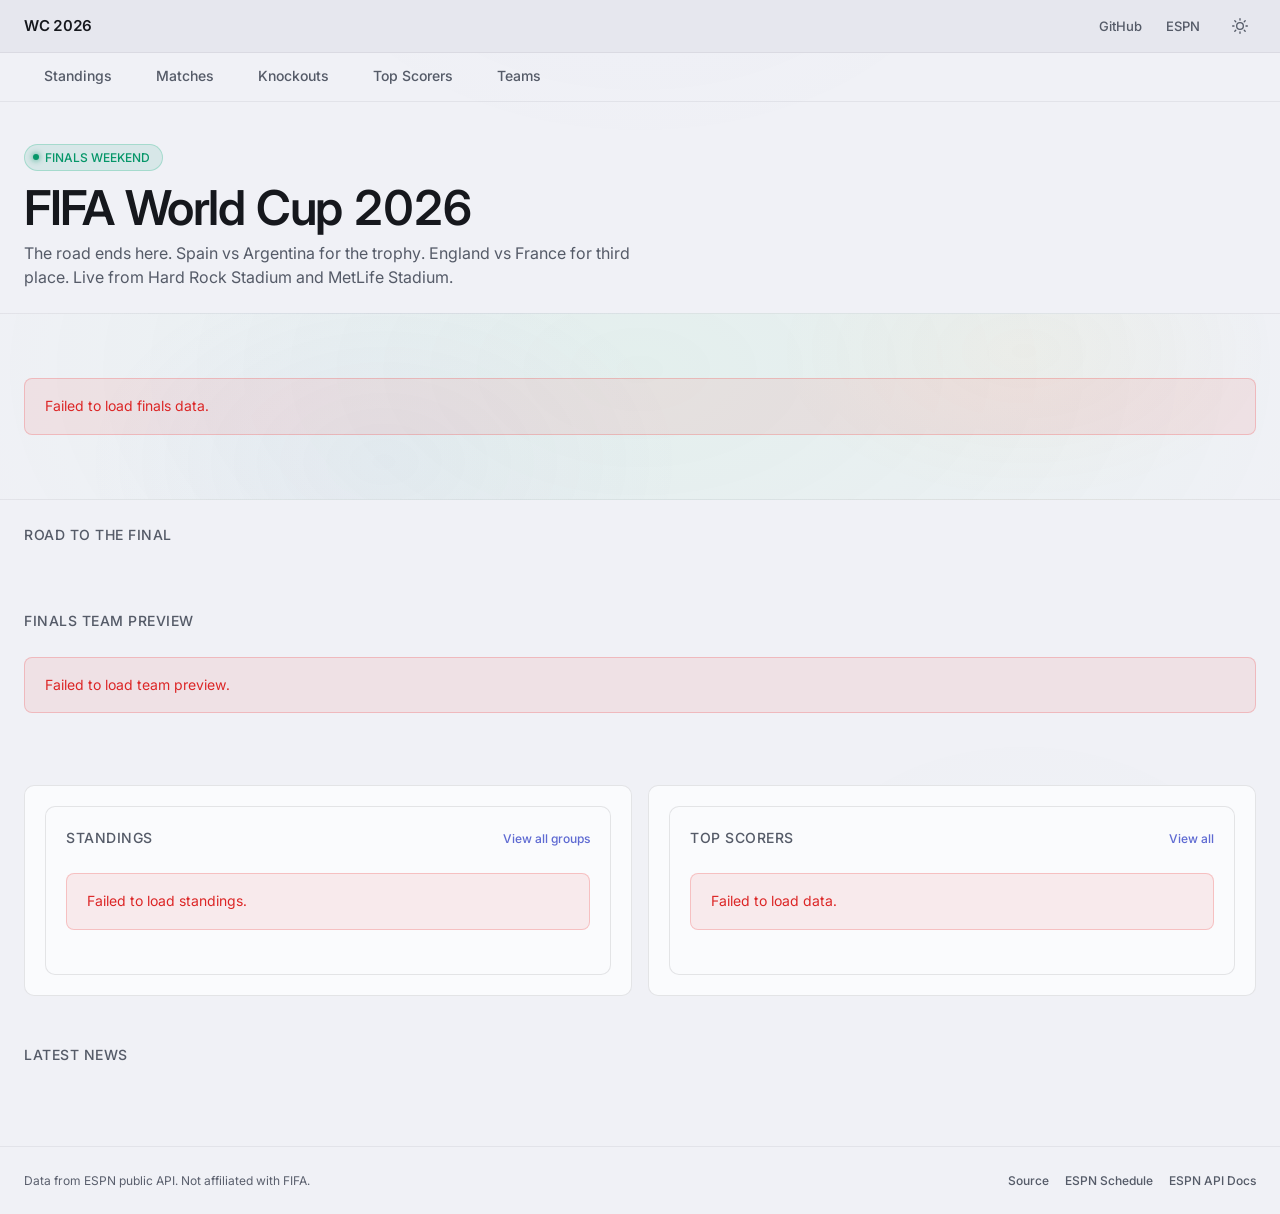
<file: index.html>
<!DOCTYPE html>
<html lang="en">
<head>
    <meta charset="UTF-8">
    <meta name="viewport" content="width=device-width, initial-scale=1.0">
    <title>World Cup 2026 Finals | Live</title>
    <meta name="description" content="FIFA World Cup 2026 Finals weekend: Spain vs Argentina for the trophy, England vs France for third place. Live scores, bracket, and stats powered by ESPN.">
    <link rel="preconnect" href="https://fonts.googleapis.com">
    <link rel="preconnect" href="https://fonts.gstatic.com" crossorigin>
    <link rel="preconnect" href="https://site.api.espn.com">
    <link rel="preconnect" href="https://sports.core.api.espn.com">
    <link href="https://fonts.googleapis.com/css2?family=Inter:wght@300;400;500;510;590;600;700&family=JetBrains+Mono:wght@400;500&display=swap" rel="stylesheet">
    <link rel="stylesheet" href="styles.css">
    <script>(function(){var t=localStorage.getItem('wc2026-theme');if(!t)t=window.matchMedia('(prefers-color-scheme:light)').matches?'light':'dark';document.documentElement.setAttribute('data-theme',t)})();</script>

</head>
<body>

<nav>
    <div class="inner">
        <a class="logo" href="index.html">
            WC 2026
        </a>
        <div class="links">
            <a href="https://github.com/cappy-dev/wc2026-tracker">GitHub</a>
            <a href="https://www.espn.com/soccer/scoreboard/_/league/FIFA.WORLD">ESPN</a>
            <button type="button" id="theme-toggle" class="theme-toggle" aria-label="Switch to light mode">
                <svg class="theme-moon" width="16" height="16" viewBox="0 0 24 24" fill="none" stroke="currentColor" stroke-width="2" stroke-linecap="round" stroke-linejoin="round"><path d="M21 12.79A9 9 0 1 1 11.21 3 7 7 0 0 0 21 12.79z"/></svg>
                <svg class="theme-sun" width="16" height="16" viewBox="0 0 24 24" fill="none" stroke="currentColor" stroke-width="2" stroke-linecap="round" stroke-linejoin="round"><circle cx="12" cy="12" r="5"/><line x1="12" y1="1" x2="12" y2="3"/><line x1="12" y1="21" x2="12" y2="23"/><line x1="4.22" y1="4.22" x2="5.64" y2="5.64"/><line x1="18.36" y1="18.36" x2="19.78" y2="19.78"/><line x1="1" y1="12" x2="3" y2="12"/><line x1="21" y1="12" x2="23" y2="12"/><line x1="4.22" y1="19.78" x2="5.64" y2="18.36"/><line x1="18.36" y1="5.64" x2="19.78" y2="4.22"/></svg>
            </button>
        </div>
    </div>
</nav>

<div class="page-nav">
    <a href="standings.html">Standings</a>
    <a href="matches.html">Matches</a>
    <a href="knockouts.html">Knockouts</a>
    <a href="scorers.html">Top Scorers</a>
    <a href="teams.html">Teams</a>
</div>

<main id="main">
<div class="hero">
    <div class="live-badge"><span class="dot"></span> FINALS WEEKEND</div>
    <h1>FIFA World Cup 2026</h1>
    <p class="sub">The road ends here. Spain vs Argentina for the trophy. England vs France for third place. Live from Hard Rock Stadium and MetLife Stadium.</p>
</div>

<div id="finals-weekend" class="finals-weekend">
    <div class="finals-weekend-inner">
        <div class="fw-skeleton">
            <div class="skeleton-line" style="width:220px;height:24px;margin:0 auto 20px;"></div>
            <div class="fw-card-skeleton">
                <div class="skeleton-line" style="width:80px;height:60px;border-radius:50%;"></div>
                <div class="skeleton-line" style="flex:1;height:20px;"></div>
                <div class="skeleton-line" style="width:80px;height:60px;border-radius:50%;"></div>
            </div>
            <div class="fw-card-skeleton" style="margin-top:16px;">
                <div class="skeleton-line" style="width:80px;height:60px;border-radius:50%;"></div>
                <div class="skeleton-line" style="flex:1;height:20px;"></div>
                <div class="skeleton-line" style="width:80px;height:60px;border-radius:50%;"></div>
            </div>
        </div>
    </div>
</div>

<div class="content">
    <div class="section-title">Road to the Final</div>
    <div id="finals-bracket">
        <div class="ss-skeleton"><div class="skeleton-line"></div><div class="skeleton-line"></div><div class="skeleton-line"></div><div class="skeleton-line" style="width:60%"></div></div>
    </div>
</div>

<div class="content">
    <div class="section-title">Finals Team Preview</div>
    <div id="finals-teams">
        <div class="ss-skeleton"><div class="skeleton-line"></div><div class="skeleton-line"></div><div class="skeleton-line"></div><div class="skeleton-line" style="width:60%"></div></div>
    </div>
</div>

<div id="featured-match" class="featured-match" style="display:none;">
</div>

<div class="content">
    <div class="snapshot-grid">
        <div class="snapshot-card" id="standings-snippet">
            <div class="snapshot-header">
                <span class="snapshot-title">Standings</span>
                <a class="snapshot-link" href="standings.html">View all groups</a>
            </div>
            <div class="ss-skeleton">
                <div class="skeleton-line"></div>
                <div class="skeleton-line"></div>
                <div class="skeleton-line"></div>
                <div class="skeleton-line"></div>
                <div class="skeleton-line" style="width:60%"></div>
            </div>
        </div>
        <div class="snapshot-card" id="scorer-snippet">
            <div class="snapshot-header">
                <span class="snapshot-title">Top Scorers</span>
                <a class="snapshot-link" href="scorers.html">View all</a>
            </div>
            <div class="ss-skeleton">
                <div class="skeleton-line"></div>
                <div class="skeleton-line"></div>
                <div class="skeleton-line"></div>
                <div class="skeleton-line"></div>
                <div class="skeleton-line" style="width:60%"></div>
            </div>
        </div>
    </div>
</div>

<div class="content">
    <div class="section-title">Latest News</div>
    <div id="news-container"><div class="ss-skeleton"><div class="skeleton-line"></div><div class="skeleton-line"></div><div class="skeleton-line"></div></div></div>
</div>
</main>

<footer>
    <div class="left">Data from ESPN public API. Not affiliated with FIFA.</div>
    <div class="right">
        <a href="https://github.com/cappy-dev/wc2026-tracker">Source</a>
        <a href="https://www.espn.com/soccer/schedule/_/league/FIFA.WORLD">ESPN Schedule</a>
        <a href="https://github.com/pseudo-r/Public-ESPN-API">ESPN API Docs</a>
    </div>
</footer>

<script src="app.js"></script>
<script>initLanding();</script>
</body>
</html>
</file>
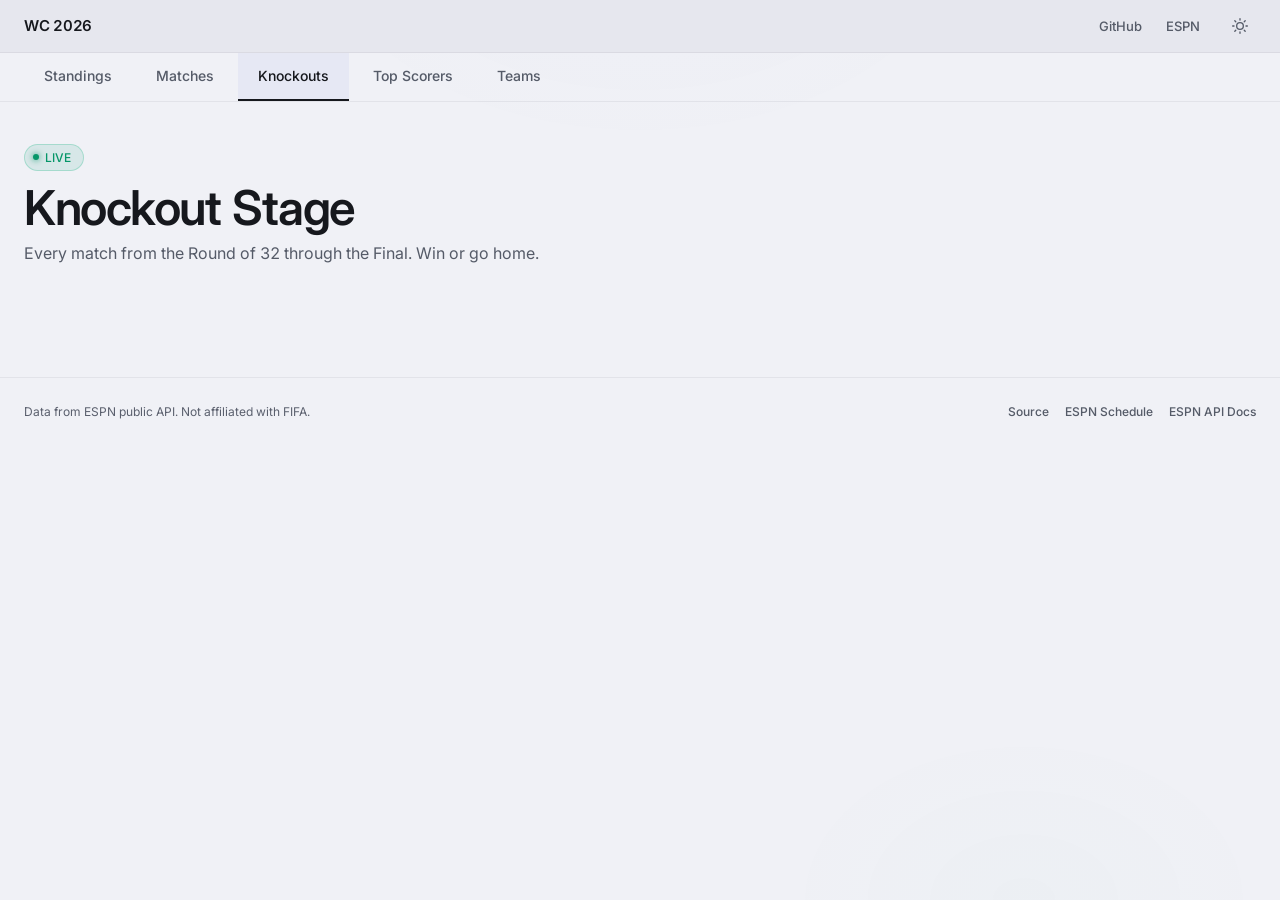
<file: knockouts.html>
<!DOCTYPE html>
<html lang="en">
<head>
    <meta charset="UTF-8">
    <meta name="viewport" content="width=device-width, initial-scale=1.0">
    <title>Knockouts | WC 2026</title>
    <meta name="description" content="FIFA World Cup 2026 knockout stage results and bracket. Round of 32 through the Final.">
    <link rel="preconnect" href="https://fonts.googleapis.com">
    <link rel="preconnect" href="https://fonts.gstatic.com" crossorigin>
    <link rel="preconnect" href="https://site.api.espn.com">
    <link rel="preconnect" href="https://sports.core.api.espn.com">
    <link href="https://fonts.googleapis.com/css2?family=Inter:wght@300;400;500;510;590;600;700&family=JetBrains+Mono:wght@400;500&display=swap" rel="stylesheet">
    <link rel="stylesheet" href="styles.css">
    <script>(function(){var t=localStorage.getItem('wc2026-theme');if(!t)t=window.matchMedia('(prefers-color-scheme:light)').matches?'light':'dark';document.documentElement.setAttribute('data-theme',t)})();</script>
</head>
<body>

<nav>
    <div class="inner">
        <a class="logo" href="index.html">
            WC 2026
        </a>
        <div class="links">
            <a href="https://github.com/cappy-dev/wc2026-tracker">GitHub</a>
            <a href="https://www.espn.com/soccer/scoreboard/_/league/FIFA.WORLD">ESPN</a>
            <button type="button" id="theme-toggle" class="theme-toggle" aria-label="Switch to light mode">
                <svg class="theme-moon" width="16" height="16" viewBox="0 0 24 24" fill="none" stroke="currentColor" stroke-width="2" stroke-linecap="round" stroke-linejoin="round"><path d="M21 12.79A9 9 0 1 1 11.21 3 7 7 0 0 0 21 12.79z"/></svg>
                <svg class="theme-sun" width="16" height="16" viewBox="0 0 24 24" fill="none" stroke="currentColor" stroke-width="2" stroke-linecap="round" stroke-linejoin="round"><circle cx="12" cy="12" r="5"/><line x1="12" y1="1" x2="12" y2="3"/><line x1="12" y1="21" x2="12" y2="23"/><line x1="4.22" y1="4.22" x2="5.64" y2="5.64"/><line x1="18.36" y1="18.36" x2="19.78" y2="19.78"/><line x1="1" y1="12" x2="3" y2="12"/><line x1="21" y1="12" x2="23" y2="12"/><line x1="4.22" y1="19.78" x2="5.64" y2="18.36"/><line x1="18.36" y1="5.64" x2="19.78" y2="4.22"/></svg>
            </button>
        </div>
    </div>
</nav>

<div class="page-nav">
    <a href="standings.html">Standings</a>
    <a href="matches.html">Matches</a>
    <a href="knockouts.html" class="active">Knockouts</a>
    <a href="scorers.html">Top Scorers</a>
    <a href="teams.html">Teams</a>
</div>

<main id="main">
<div class="hero">
    <div class="live-badge"><span class="dot"></span> LIVE</div>
    <h1>Knockout Stage</h1>
    <p class="sub">Every match from the Round of 32 through the Final. Win or go home.</p>
</div>

<div class="content">
    <div id="knockouts-container">
        <div class="loading" role="status" aria-live="polite"><div class="spinner"></div><p>Loading knockout matches...</p><div class="loading-msg"></div></div>
    </div>
</div>
</main>

<footer>
    <div class="left">Data from ESPN public API. Not affiliated with FIFA.</div>
    <div class="right">
        <a href="https://github.com/cappy-dev/wc2026-tracker">Source</a>
        <a href="https://www.espn.com/soccer/schedule/_/league/FIFA.WORLD">ESPN Schedule</a>
        <a href="https://github.com/pseudo-r/Public-ESPN-API">ESPN API Docs</a>
    </div>
</footer>

<script src="app.js"></script>
<script>initKnockouts();</script>
</body>
</html>
</file>
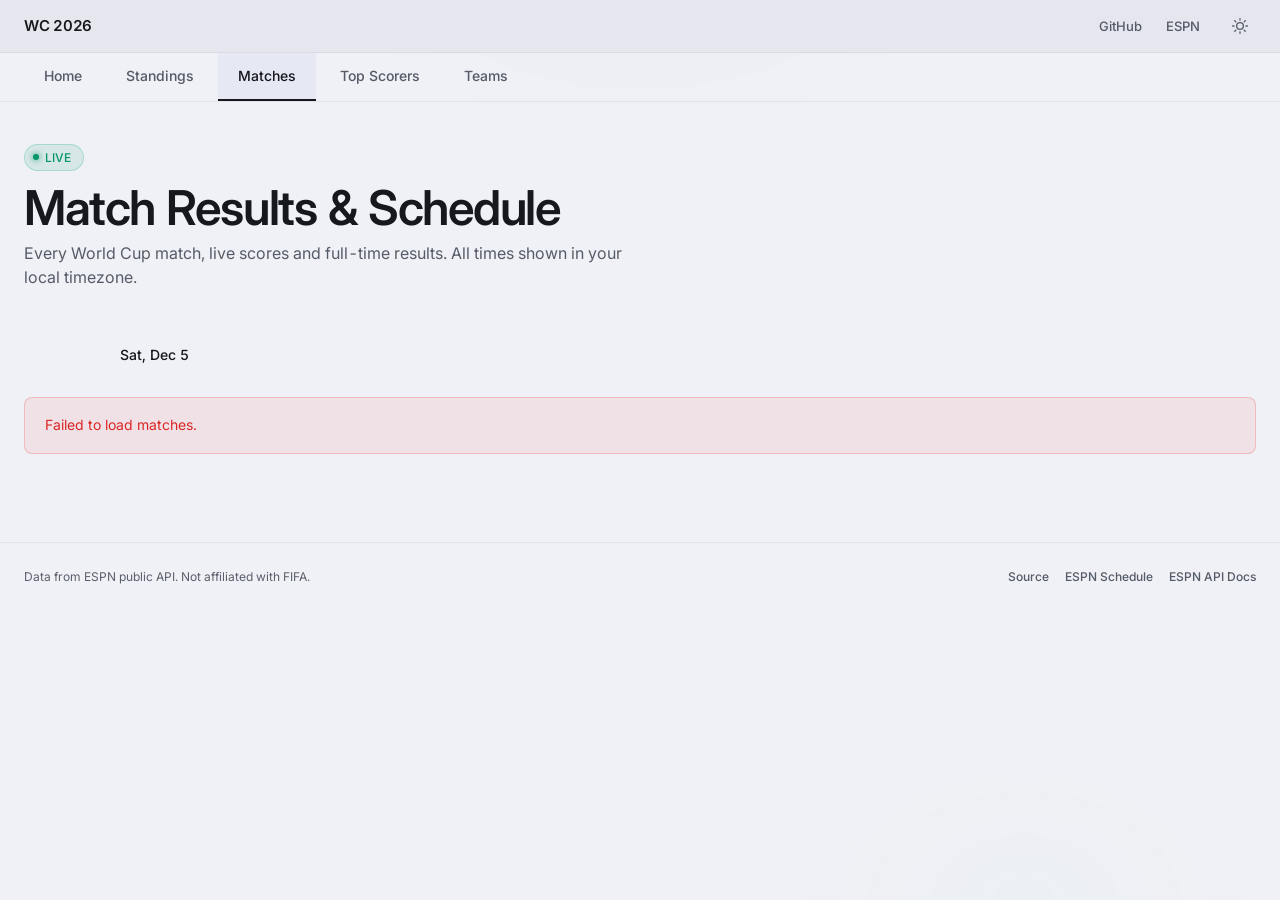
<file: matches.html>
<!DOCTYPE html>
<html lang="en">
<head>
    <meta charset="UTF-8">
    <meta name="viewport" content="width=device-width, initial-scale=1.0">
    <title>Matches | WC 2026</title>
    <meta name="description" content="Live FIFA World Cup 2026 match scores and schedule. Today's results and upcoming fixtures.">
    <link rel="preconnect" href="https://fonts.googleapis.com">
    <link rel="preconnect" href="https://fonts.gstatic.com" crossorigin>
    <link rel="preconnect" href="https://site.api.espn.com">
    <link rel="preconnect" href="https://sports.core.api.espn.com">
    <link href="https://fonts.googleapis.com/css2?family=Inter:wght@300;400;500;510;590;600;700&family=JetBrains+Mono:wght@400;500&display=swap" rel="stylesheet">
    <link rel="stylesheet" href="styles.css">
    <script>(function(){var t=localStorage.getItem('wc2026-theme');if(!t)t=window.matchMedia('(prefers-color-scheme:light)').matches?'light':'dark';document.documentElement.setAttribute('data-theme',t)})();</script>
</head>
<body>

<nav>
    <div class="inner">
        <a class="logo" href="index.html">
            WC 2026
        </a>
        <div class="links">
            <a href="https://github.com/Project516/wc2026-tracker">GitHub</a>
            <a href="https://www.espn.com/soccer/scoreboard/_/league/FIFA.WORLD">ESPN</a>
            <button type="button" id="theme-toggle" class="theme-toggle" aria-label="Switch to light mode">
                <svg class="theme-moon" width="16" height="16" viewBox="0 0 24 24" fill="none" stroke="currentColor" stroke-width="2" stroke-linecap="round" stroke-linejoin="round"><path d="M21 12.79A9 9 0 1 1 11.21 3 7 7 0 0 0 21 12.79z"/></svg>
                <svg class="theme-sun" width="16" height="16" viewBox="0 0 24 24" fill="none" stroke="currentColor" stroke-width="2" stroke-linecap="round" stroke-linejoin="round"><circle cx="12" cy="12" r="5"/><line x1="12" y1="1" x2="12" y2="3"/><line x1="12" y1="21" x2="12" y2="23"/><line x1="4.22" y1="4.22" x2="5.64" y2="5.64"/><line x1="18.36" y1="18.36" x2="19.78" y2="19.78"/><line x1="1" y1="12" x2="3" y2="12"/><line x1="21" y1="12" x2="23" y2="12"/><line x1="4.22" y1="19.78" x2="5.64" y2="18.36"/><line x1="18.36" y1="5.64" x2="19.78" y2="4.22"/></svg>
            </button>
        </div>
    </div>
</nav>

<div class="page-nav">
    <a href="index.html">Home</a>
    <a href="standings.html">Standings</a>
    <a href="matches.html" class="active">Matches</a>
    <a href="scorers.html">Top Scorers</a>
    <a href="teams.html">Teams</a>
</div>

<main id="main">
<div class="hero">
    <div class="live-badge"><span class="dot"></span> LIVE</div>
    <h1>Match Results &amp; Schedule</h1>
    <p class="sub">Every World Cup match, live scores and full-time results. All times shown in your local timezone.</p>
</div>

<div class="content">
    <div class="match-date-nav">
        <button type="button" id="match-date-prev" class="match-date-btn" onclick="goMatchDate(-1)">←</button>
        <span id="match-date-label" class="match-date-label"></span>
        <button type="button" id="match-date-next" class="match-date-btn" onclick="goMatchDate(1)">→</button>
    </div>
    <div id="matches-container">
        <div class="loading" role="status" aria-live="polite"><div class="spinner"></div><p>Loading matches...</p><div class="loading-msg"></div></div>
    </div>
</div>
</main>

<footer>
    <div class="left">Data from ESPN public API. Not affiliated with FIFA.</div>
    <div class="right">
        <a href="https://github.com/Project516/wc2026-tracker">Source</a>
        <a href="https://www.espn.com/soccer/schedule/_/league/FIFA.WORLD">ESPN Schedule</a>
        <a href="https://github.com/pseudo-r/Public-ESPN-API">ESPN API Docs</a>
    </div>
</footer>

<script src="app.js"></script>
<script>initMatches();</script>
</body>
</html>
</file>
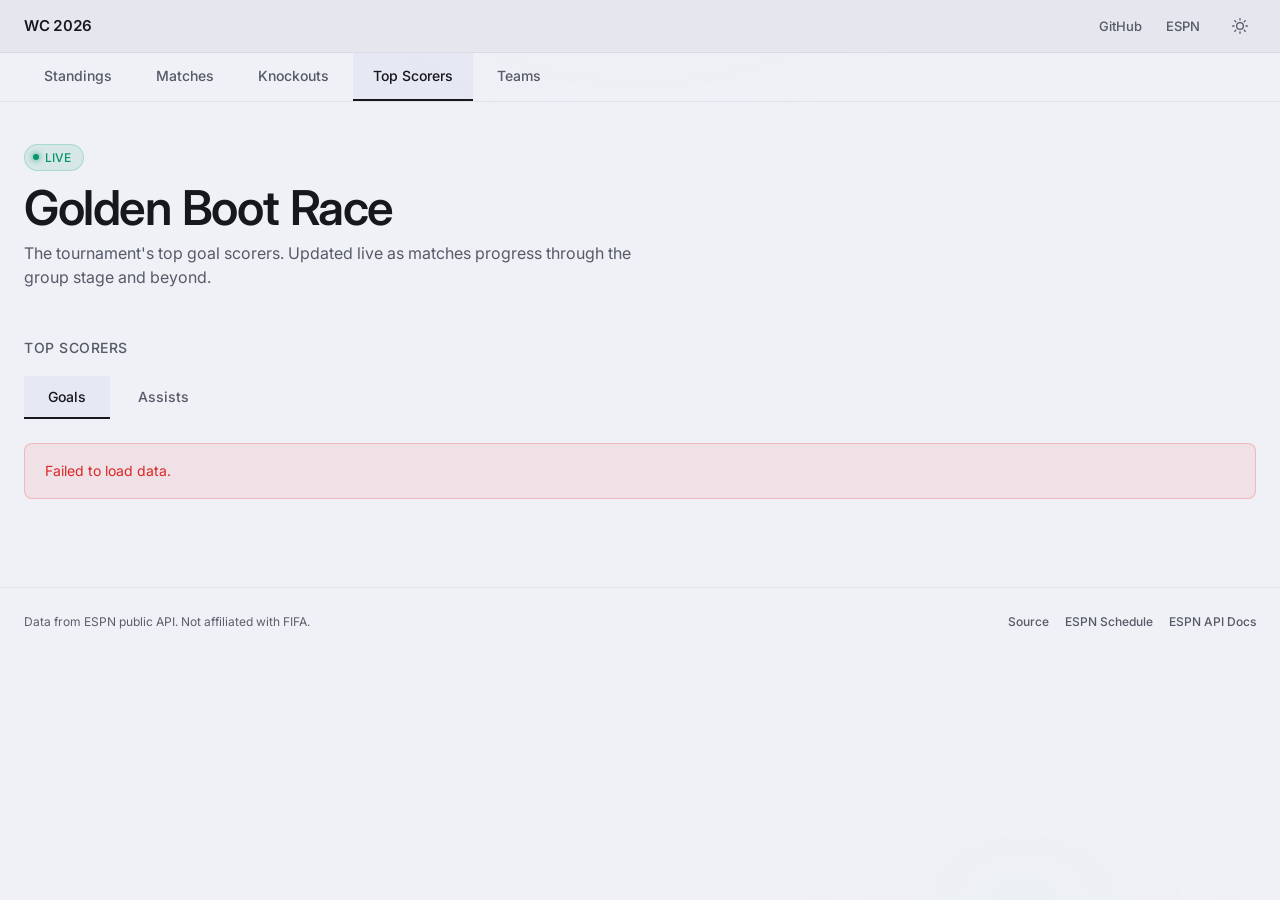
<file: scorers.html>
<!DOCTYPE html>
<html lang="en">
<head>
    <meta charset="UTF-8">
    <meta name="viewport" content="width=device-width, initial-scale=1.0">
    <title>Top Scorers | WC 2026</title>
    <meta name="description" content="FIFA World Cup 2026 top goal scorers leaderboard. Golden Boot race standings.">
    <link rel="preconnect" href="https://fonts.googleapis.com">
    <link rel="preconnect" href="https://fonts.gstatic.com" crossorigin>
    <link rel="preconnect" href="https://site.api.espn.com">
    <link rel="preconnect" href="https://sports.core.api.espn.com">
    <link href="https://fonts.googleapis.com/css2?family=Inter:wght@300;400;500;510;590;600;700&family=JetBrains+Mono:wght@400;500&display=swap" rel="stylesheet">
    <link rel="stylesheet" href="styles.css">
    <script>(function(){var t=localStorage.getItem('wc2026-theme');if(!t)t=window.matchMedia('(prefers-color-scheme:light)').matches?'light':'dark';document.documentElement.setAttribute('data-theme',t)})();</script>
</head>
<body>

<nav>
    <div class="inner">
        <a class="logo" href="index.html">
            WC 2026
        </a>
        <div class="links">
            <a href="https://github.com/cappy-dev/wc2026-tracker">GitHub</a>
            <a href="https://www.espn.com/soccer/scoreboard/_/league/FIFA.WORLD">ESPN</a>
            <button type="button" id="theme-toggle" class="theme-toggle" aria-label="Switch to light mode">
                <svg class="theme-moon" width="16" height="16" viewBox="0 0 24 24" fill="none" stroke="currentColor" stroke-width="2" stroke-linecap="round" stroke-linejoin="round"><path d="M21 12.79A9 9 0 1 1 11.21 3 7 7 0 0 0 21 12.79z"/></svg>
                <svg class="theme-sun" width="16" height="16" viewBox="0 0 24 24" fill="none" stroke="currentColor" stroke-width="2" stroke-linecap="round" stroke-linejoin="round"><circle cx="12" cy="12" r="5"/><line x1="12" y1="1" x2="12" y2="3"/><line x1="12" y1="21" x2="12" y2="23"/><line x1="4.22" y1="4.22" x2="5.64" y2="5.64"/><line x1="18.36" y1="18.36" x2="19.78" y2="19.78"/><line x1="1" y1="12" x2="3" y2="12"/><line x1="21" y1="12" x2="23" y2="12"/><line x1="4.22" y1="19.78" x2="5.64" y2="18.36"/><line x1="18.36" y1="5.64" x2="19.78" y2="4.22"/></svg>
            </button>
        </div>
    </div>
</nav>

<div class="page-nav">
    <a href="standings.html">Standings</a>
    <a href="matches.html">Matches</a>
    <a href="knockouts.html">Knockouts</a>
    <a href="scorers.html" class="active">Top Scorers</a>
    <a href="teams.html">Teams</a>
</div>

<main id="main">
<div class="hero">
    <div class="live-badge"><span class="dot"></span> LIVE</div>
    <h1>Golden Boot Race</h1>
    <p class="sub">The tournament's top goal scorers. Updated live as matches progress through the group stage and beyond.</p>
</div>

<div class="content">
    <div class="section-title">Top Scorers</div>
    <div class="scorer-tabs">
        <button type="button" class="scorer-tab active" data-cat="goals">Goals</button>
        <button type="button" class="scorer-tab" data-cat="assists">Assists</button>
    </div>
    <div id="scorers-container">
        <div class="loading" role="status" aria-live="polite"><div class="spinner"></div><p>Loading top scorers...</p><div class="loading-msg"></div></div>
    </div>
</div>
</main>

<footer>
    <div class="left">Data from ESPN public API. Not affiliated with FIFA.</div>
    <div class="right">
        <a href="https://github.com/cappy-dev/wc2026-tracker">Source</a>
        <a href="https://www.espn.com/soccer/schedule/_/league/FIFA.WORLD">ESPN Schedule</a>
        <a href="https://github.com/pseudo-r/Public-ESPN-API">ESPN API Docs</a>
    </div>
</footer>

<script src="app.js"></script>
<script>initScorers();</script>
</body>
</html>
</file>
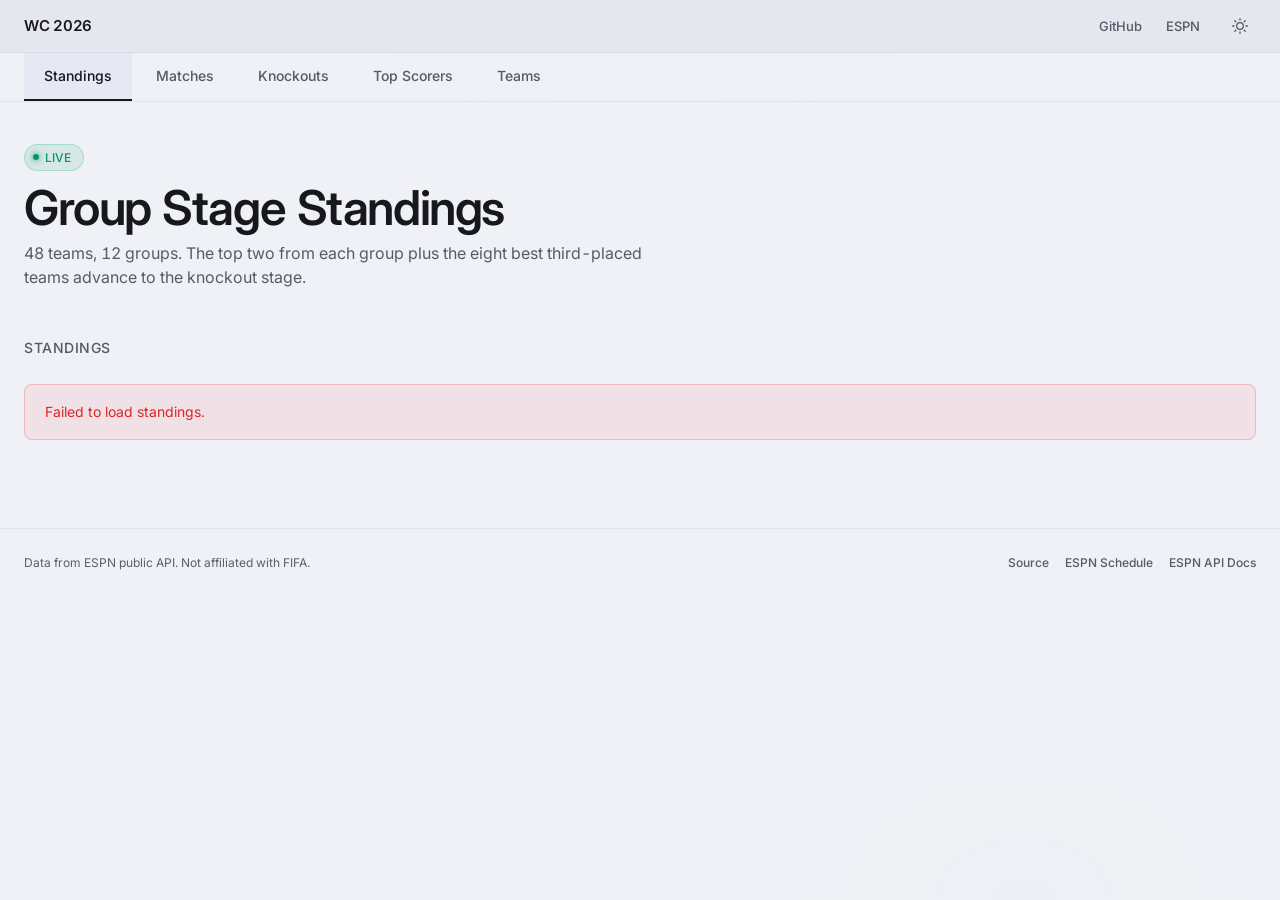
<file: standings.html>
<!DOCTYPE html>
<html lang="en">
<head>
    <meta charset="UTF-8">
    <meta name="viewport" content="width=device-width, initial-scale=1.0">
    <title>Standings | WC 2026</title>
    <meta name="description" content="Live FIFA World Cup 2026 group stage standings. Group A through L tables, points, goal difference.">
    <link rel="preconnect" href="https://fonts.googleapis.com">
    <link rel="preconnect" href="https://fonts.gstatic.com" crossorigin>
    <link rel="preconnect" href="https://site.api.espn.com">
    <link rel="preconnect" href="https://sports.core.api.espn.com">
    <link href="https://fonts.googleapis.com/css2?family=Inter:wght@300;400;500;510;590;600;700&family=JetBrains+Mono:wght@400;500&display=swap" rel="stylesheet">
    <link rel="stylesheet" href="styles.css">
    <script>(function(){var t=localStorage.getItem('wc2026-theme');if(!t)t=window.matchMedia('(prefers-color-scheme:light)').matches?'light':'dark';document.documentElement.setAttribute('data-theme',t)})();</script>
</head>
<body>

<nav>
    <div class="inner">
        <a class="logo" href="index.html">
            WC 2026
        </a>
        <div class="links">
            <a href="https://github.com/cappy-dev/wc2026-tracker">GitHub</a>
            <a href="https://www.espn.com/soccer/scoreboard/_/league/FIFA.WORLD">ESPN</a>
            <button type="button" id="theme-toggle" class="theme-toggle" aria-label="Switch to light mode">
                <svg class="theme-moon" width="16" height="16" viewBox="0 0 24 24" fill="none" stroke="currentColor" stroke-width="2" stroke-linecap="round" stroke-linejoin="round"><path d="M21 12.79A9 9 0 1 1 11.21 3 7 7 0 0 0 21 12.79z"/></svg>
                <svg class="theme-sun" width="16" height="16" viewBox="0 0 24 24" fill="none" stroke="currentColor" stroke-width="2" stroke-linecap="round" stroke-linejoin="round"><circle cx="12" cy="12" r="5"/><line x1="12" y1="1" x2="12" y2="3"/><line x1="12" y1="21" x2="12" y2="23"/><line x1="4.22" y1="4.22" x2="5.64" y2="5.64"/><line x1="18.36" y1="18.36" x2="19.78" y2="19.78"/><line x1="1" y1="12" x2="3" y2="12"/><line x1="21" y1="12" x2="23" y2="12"/><line x1="4.22" y1="19.78" x2="5.64" y2="18.36"/><line x1="18.36" y1="5.64" x2="19.78" y2="4.22"/></svg>
            </button>
        </div>
    </div>
</nav>

<div class="page-nav">
    <a href="standings.html" class="active">Standings</a>
    <a href="matches.html">Matches</a>
    <a href="knockouts.html">Knockouts</a>
    <a href="scorers.html">Top Scorers</a>
    <a href="teams.html">Teams</a>
</div>

<main id="main">
<div class="hero">
    <div class="live-badge"><span class="dot"></span> LIVE</div>
    <h1>Group Stage Standings</h1>
    <p class="sub">48 teams, 12 groups. The top two from each group plus the eight best third-placed teams advance to the knockout stage.</p>
</div>

<div class="content">
    <div class="section-title">Standings</div>
    <div id="standings-container">
        <div class="loading" role="status" aria-live="polite"><div class="spinner"></div><p>Loading standings...</p><div class="loading-msg"></div></div>
    </div>
</div>
</main>

<footer>
    <div class="left">Data from ESPN public API. Not affiliated with FIFA.</div>
    <div class="right">
        <a href="https://github.com/cappy-dev/wc2026-tracker">Source</a>
        <a href="https://www.espn.com/soccer/schedule/_/league/FIFA.WORLD">ESPN Schedule</a>
        <a href="https://github.com/pseudo-r/Public-ESPN-API">ESPN API Docs</a>
    </div>
</footer>

<script src="app.js"></script>
<script>initStandings();</script>
</body>
</html>
</file>
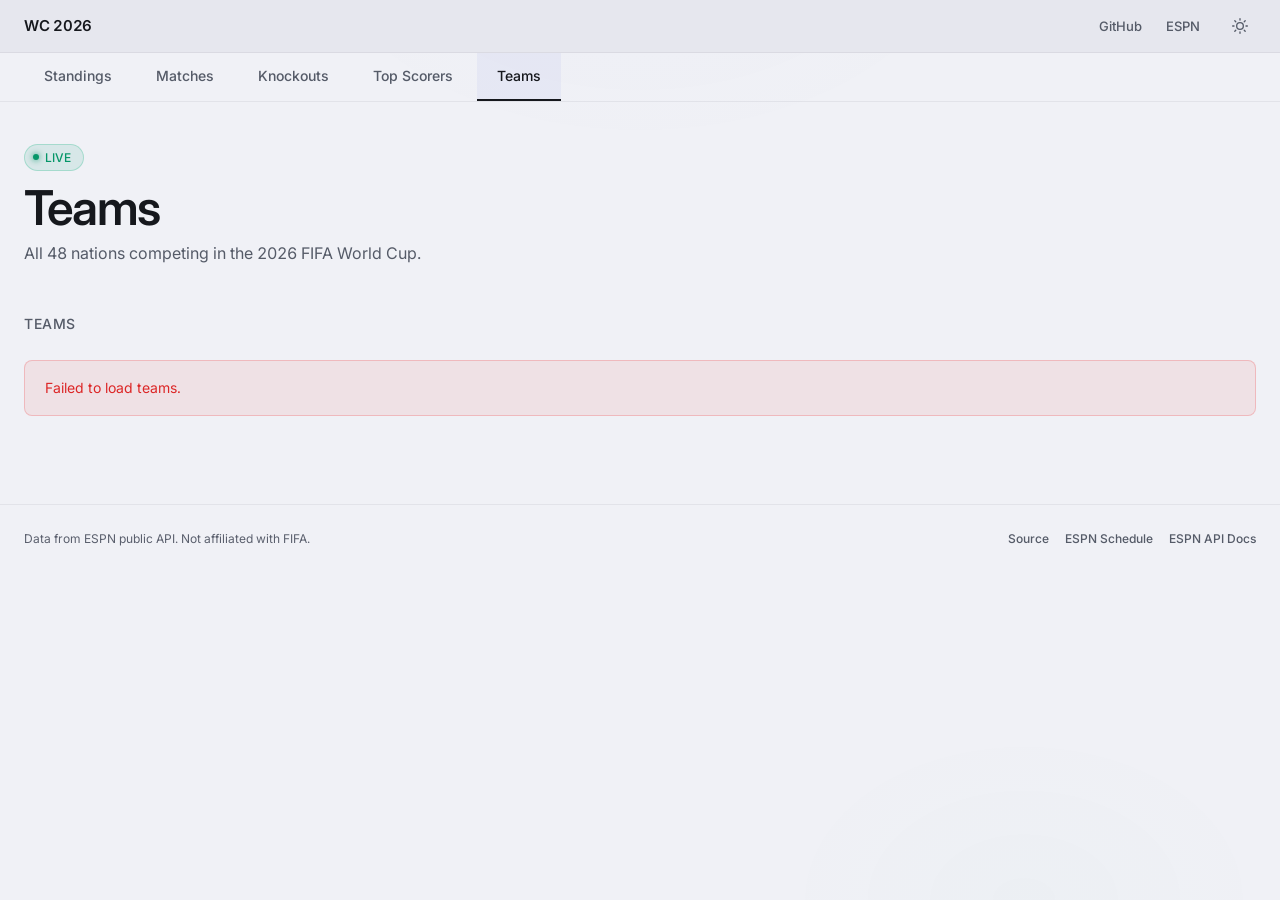
<file: teams.html>
<!DOCTYPE html>
<html lang="en">
<head>
    <meta charset="UTF-8">
    <meta name="viewport" content="width=device-width, initial-scale=1.0">
    <title>Teams | WC 2026</title>
    <meta name="description" content="Teams remaining in the FIFA World Cup 2026 knockout stage.">
    <link rel="preconnect" href="https://fonts.googleapis.com">
    <link rel="preconnect" href="https://fonts.gstatic.com" crossorigin>
    <link rel="preconnect" href="https://site.api.espn.com">
    <link href="https://fonts.googleapis.com/css2?family=Inter:wght@300;400;500;510;590;600;700&family=JetBrains+Mono:wght@400;500&display=swap" rel="stylesheet">
    <link rel="stylesheet" href="styles.css">
    <script>(function(){var t=localStorage.getItem('wc2026-theme');if(!t)t=window.matchMedia('(prefers-color-scheme:light)').matches?'light':'dark';document.documentElement.setAttribute('data-theme',t)})();</script>
</head>
<body>

<nav>
    <div class="inner">
        <a class="logo" href="index.html">
            WC 2026
        </a>
        <div class="links">
            <a href="https://github.com/cappy-dev/wc2026-tracker">GitHub</a>
            <a href="https://www.espn.com/soccer/scoreboard/_/league/FIFA.WORLD">ESPN</a>
            <button type="button" id="theme-toggle" class="theme-toggle" aria-label="Switch to light mode">
                <svg class="theme-moon" width="16" height="16" viewBox="0 0 24 24" fill="none" stroke="currentColor" stroke-width="2" stroke-linecap="round" stroke-linejoin="round"><path d="M21 12.79A9 9 0 1 1 11.21 3 7 7 0 0 0 21 12.79z"/></svg>
                <svg class="theme-sun" width="16" height="16" viewBox="0 0 24 24" fill="none" stroke="currentColor" stroke-width="2" stroke-linecap="round" stroke-linejoin="round"><circle cx="12" cy="12" r="5"/><line x1="12" y1="1" x2="12" y2="3"/><line x1="12" y1="21" x2="12" y2="23"/><line x1="4.22" y1="4.22" x2="5.64" y2="5.64"/><line x1="18.36" y1="18.36" x2="19.78" y2="19.78"/><line x1="1" y1="12" x2="3" y2="12"/><line x1="21" y1="12" x2="23" y2="12"/><line x1="4.22" y1="19.78" x2="5.64" y2="18.36"/><line x1="18.36" y1="5.64" x2="19.78" y2="4.22"/></svg>
            </button>
        </div>
    </div>
</nav>

<div class="page-nav">
    <a href="standings.html">Standings</a>
    <a href="matches.html">Matches</a>
    <a href="knockouts.html">Knockouts</a>
    <a href="scorers.html">Top Scorers</a>
    <a href="teams.html" class="active">Teams</a>
</div>

<main id="main">
<div class="hero">
    <div class="live-badge"><span class="dot"></span> LIVE</div>
    <h1>Teams</h1>
    <p class="sub">All 48 nations competing in the 2026 FIFA World Cup.</p>
</div>

<div class="content">
    <div class="section-title">Teams</div>
    <div id="teams-container">
        <div class="loading" role="status" aria-live="polite"><div class="spinner"></div><p>Loading teams...</p><div class="loading-msg"></div></div>
    </div>
</div>
</main>

<footer>
    <div class="left">Data from ESPN public API. Not affiliated with FIFA.</div>
    <div class="right">
        <a href="https://github.com/cappy-dev/wc2026-tracker">Source</a>
        <a href="https://www.espn.com/soccer/schedule/_/league/FIFA.WORLD">ESPN Schedule</a>
        <a href="https://github.com/pseudo-r/Public-ESPN-API">ESPN API Docs</a>
    </div>
</footer>

<script src="app.js"></script>
<script>initTeams();</script>
</body>
</html>
</file>
<file: styles.css>
:root {
    color-scheme: dark;
    --bg: #080a0e;
    --panel: #101216;
    --surface: #1a1c21;
    --surface-2: #1f2127;
    --surface-hover: #292c32;
    --fg: #f7f8f8;
    --fg2: #d0d6e0;
    --fg3: #8a909e;
    --fg4: #828897;
    --accent: #5e6ad2;
    --accent-bright: #7170ff;
    --accent-hover: #828fff;
    --green: #10b981;
    --green-dim: rgba(16,185,129,0.15);
    --red: #ef4444;
    --red-dim: rgba(239,68,68,0.12);
    --yellow: #f59e0b;
    --yellow-dim: rgba(245,158,11,0.12);
    --border: rgba(94,106,210,0.05);
    --border2: rgba(94,106,210,0.08);
}
:root[data-theme="light"] {
    color-scheme: light;
    --bg: #f0f1f6;
    --panel: #e6e7ee;
    --surface: #fafbfd;
    --surface-2: #f4f5fa;
    --surface-hover: #eceef4;
    --fg: #16181d;
    --fg2: #363a44;
    --fg3: #555b68;
    --fg4: #5a5f6d;
    --accent: #5e6ad2;
    --accent-bright: #7170ff;
    --accent-hover: #828fff;
    --green: #059669;
    --green-dim: rgba(5,150,105,0.1);
    --red: #dc2626;
    --red-dim: rgba(220,38,38,0.08);
    --yellow: #d97706;
    --yellow-dim: rgba(217,119,6,0.08);
    --border: rgba(20,24,36,0.06);
    --border2: rgba(20,24,36,0.10);
}
* { margin: 0; padding: 0; box-sizing: border-box; }
body {
    font-family: 'Inter', system-ui, -apple-system, sans-serif;
    font-feature-settings: "cv01", "ss03", "tnum";
    background: var(--bg); color: var(--fg2);
    line-height: 1.6; -webkit-font-smoothing: antialiased;
    position: relative;
}
body::before {
    content: '';
    position: fixed; inset: 0;
    background:
        radial-gradient(ellipse 800px 500px at 50% -10%, rgba(94,106,210,0.04) 0%, transparent 70%),
        radial-gradient(ellipse 600px 400px at 80% 100%, rgba(16,185,129,0.02) 0%, transparent 60%),
        radial-gradient(ellipse 400px 400px at 20% 60%, rgba(113,112,255,0.015) 0%, transparent 50%);
    pointer-events: none; z-index: 0;
}
:root[data-theme="light"] body::before {
    background:
        radial-gradient(ellipse 600px 400px at 50% -10%, rgba(94,106,210,0.025) 0%, transparent 60%),
        radial-gradient(ellipse 500px 350px at 80% 100%, rgba(5,150,105,0.015) 0%, transparent 50%);
}
nav, .hero, .content, footer, .page-nav { position: relative; z-index: 1; }
@media (prefers-reduced-motion: no-preference) {
    body { transition: background-color 0.25s ease, color 0.25s ease; }
}

/* Theme toggle */
.theme-toggle {
    background: none; border: none; cursor: pointer;
    padding: 8px; border-radius: 4px;
    color: var(--fg3); display: flex; align-items: center;
    transition: color 0.15s, background 0.15s;
    line-height: 0;
}
.theme-toggle:hover { color: var(--fg); background: var(--surface-hover); }
.theme-toggle:focus-visible {
    outline: 2px solid var(--accent);
    outline-offset: 4px;
    border-radius: 4px;
}
.theme-toggle .theme-sun { display: none; }
.theme-toggle .theme-moon { display: block; }
:root[data-theme="light"] .theme-toggle .theme-sun { display: block; }
:root[data-theme="light"] .theme-toggle .theme-moon { display: none; }

/* Navigation */
nav {
    position: sticky; top: 0; z-index: 100;
    background: var(--panel); border-bottom: 1px solid var(--border);
    padding: 0 24px; backdrop-filter: blur(12px);
}
nav .inner {
    max-width: 1280px; margin: 0 auto;
    display: flex; align-items: center; justify-content: space-between;
    height: 52px;
}
nav .logo {
    font-weight: 590; font-size: 15px; color: var(--fg);
    letter-spacing: -0.02em; text-decoration: none;
    display: flex; align-items: center; gap: 10px;
}

nav .links { display: flex; gap: 24px; align-items: center; }
nav .links a {
    font-size: 13px; font-weight: 510; color: var(--fg3);
    text-decoration: none; transition: color 0.15s;
}
nav .links a:hover, nav .links a.active { color: var(--fg); }
nav .links a:focus-visible {
    outline: 2px solid var(--accent);
    outline-offset: 4px;
    border-radius: 2px;
}

/* Page nav pill links */
.page-nav {
    max-width: 1280px; margin: 0 auto; padding: 0 24px;
    display: flex; gap: 4px; border-bottom: 1px solid var(--border);
}
.page-nav a {
    font-size: 14px; font-weight: 510; color: var(--fg3);
    padding: 12px 20px; cursor: pointer; text-decoration: none;
    border-bottom: 2px solid transparent;
    transition: all 0.15s;
}
.page-nav a:hover { color: var(--fg); }
.page-nav a.active {
    color: var(--fg); border-bottom-color: var(--fg);
    background: rgba(94,106,210,0.06);
}
.page-nav a:focus-visible {
    outline: 2px solid var(--accent);
    outline-offset: -2px;
    border-radius: 4px;
}

/* Hero */
.hero {
    max-width: 1280px; margin: 0 auto; padding: 40px 24px 24px;
    text-align: left;
}
.hero h1 {
    font-size: clamp(2rem, 4.5vw, 3rem); font-weight: 590; line-height: 1.05;
    letter-spacing: -0.03em; color: var(--fg); margin-bottom: 8px;
    text-wrap: balance;
}
.hero .sub {
    font-size: 16px; color: var(--fg3); max-width: 65ch; line-height: 1.5;
    text-wrap: pretty;
}
.hero .live-badge {
    display: inline-flex; align-items: center; gap: 6px;
    background: var(--green-dim); border: 1px solid rgba(16,185,129,0.25);
    border-radius: 9999px; padding: 3px 12px 3px 8px;
    font-size: 12px; font-weight: 510; color: var(--green);
    margin-bottom: 12px;
}
.live-badge .dot {
    width: 6px; height: 6px; border-radius: 50%;
    background: var(--green);
    box-shadow: 0 0 6px var(--green);
}
@media (prefers-reduced-motion: no-preference) {
    .live-badge .dot { animation: pulse-glow 2s ease-in-out infinite; }
}
@keyframes pulse-glow {
    0%, 100% { opacity: 1; box-shadow: 0 0 6px var(--green); }
    50% { opacity: 0.5; box-shadow: 0 0 12px var(--green), 0 0 20px rgba(16,185,129,0.3); }
}

/* Content container */
.content {
    max-width: 1280px; margin: 0 auto; padding: 24px;
}

/* Section heading */
.section-title {
    font-size: 14px; font-weight: 510; color: var(--fg3);
    text-transform: uppercase; letter-spacing: 0.5px;
    margin-bottom: 16px;
}

/* Standings */
.groups-grid {
    display: grid; grid-template-columns: repeat(auto-fill, minmax(340px, 1fr));
    gap: 16px;
}
.group-card {
    transition: transform 0.2s ease, border-color 0.2s ease;
    background: var(--surface); border: 1px solid var(--border2);
    border-radius: 10px; overflow: hidden;
}
@media (prefers-reduced-motion: no-preference) {
    .group-card:hover {
        transform: translateY(-2px);
        border-color: rgba(94,106,210,0.25);
    }
    .group-card { will-change: transform; }
}
.group-header {
    font-size: 13px; font-weight: 510; color: var(--fg3);
    padding: 12px 16px; border-bottom: 1px solid var(--border);
    background: rgba(255,255,255,0.02);
}
:root[data-theme="light"] .group-header {
    background: rgba(0,0,0,0.02);
}
.standings-table {
    width: 100%; border-collapse: collapse;
}
.standings-table th {
    text-align: left; padding: 8px 10px; font-size: 11px;
    font-weight: 510; color: var(--fg4);
    border-bottom: 1px solid var(--border);
    text-transform: uppercase; letter-spacing: 0.3px;
}
.standings-table th:not(:first-child) { text-align: center; }
.standings-table td {
    padding: 8px 10px; font-size: 13px; color: var(--fg2);
    border-bottom: 1px solid var(--border);
}
.standings-table td:not(:first-child) { text-align: center; }
.standings-table tr:last-child td { border-bottom: none; }
.standings-table tr:hover td { background: rgba(255,255,255,0.015); }
:root[data-theme="light"] .standings-table tr:hover td { background: rgba(0,0,0,0.02); }
@media (prefers-reduced-motion: no-preference) {
    .standings-table tr td { transition: background 0.15s ease; }
}
.standings-table .team-cell {
    display: flex; align-items: center; gap: 8px;
    font-weight: 510; color: var(--fg); white-space: nowrap;
}
.team-flag {
    width: 22px; height: 16px; border-radius: 2px;
    object-fit: cover; vertical-align: middle;
    background: var(--surface-hover);
}
.standings-table .advance { color: var(--green); font-size: 11px; font-weight: 510; }
.standings-table .eliminated { color: var(--red); font-size: 11px; font-weight: 510; }
.standings-table .best8 { color: var(--yellow); font-size: 11px; font-weight: 510; }
.gd-pos { color: var(--green); }
.gd-neg { color: var(--red); }
.gd-zero { color: var(--fg3); }

/* Match cards */
.matches-grid {
    display: grid; grid-template-columns: repeat(auto-fill, minmax(300px, 1fr));
    gap: 12px;
}
.match-card {
    transition: transform 0.2s ease, border-color 0.2s ease;
    background: var(--surface); border: 1px solid var(--border2);
    border-radius: 10px; padding: 16px; overflow: hidden;
}
@media (prefers-reduced-motion: no-preference) {
    .match-card:hover {
        transform: translateY(-2px);
        border-color: rgba(94,106,210,0.25);
    }
    .match-card { will-change: transform; }
}
.match-card .round {
    font-size: 11px; font-weight: 510; color: var(--fg4);
    text-transform: uppercase; letter-spacing: 0.3px;
    margin-bottom: 12px;
}
.match-teams { display: flex; flex-direction: column; gap: 8px; }
.match-team {
    display: flex; align-items: center; justify-content: space-between;
}
.match-team .info {
    display: flex; align-items: center; gap: 8px;
}
.match-team .name {
    font-size: 14px; font-weight: 510; color: var(--fg);
}
.match-team .score {
    font-size: 16px; font-weight: 590; color: var(--fg);
    min-width: 24px; text-align: right;
    font-feature-settings: "tnum";
}
.score--winner { color: var(--accent-bright); }
.match-status {
    margin-top: 10px; padding-top: 10px;
    border-top: 1px solid var(--border);
    display: flex; justify-content: space-between; align-items: center;
}
.match-status .time {
    font-size: 12px; font-weight: 510; color: var(--fg3);
}
.status-live {
    background: var(--green); color: #fff;
    border-radius: 9999px; padding: 2px 8px;
    font-size: 11px; font-weight: 510;
}
.status-ft {
    background: rgba(255,255,255,0.12);
    color: var(--fg2);
    border-radius: 9999px; padding: 2px 8px;
    font-size: 11px; font-weight: 510;
}
:root[data-theme="light"] .status-ft {
    background: rgba(0,0,0,0.06);
    color: var(--fg4);
}
.status-scheduled {
    background: var(--accent); color: #fff;
    border-radius: 9999px; padding: 2px 8px;
    font-size: 11px; font-weight: 510;
}

/* Top scorers */
.scorers-list {
    display: flex; flex-direction: column; gap: 4px;
}
.scorer-row {
    display: flex; align-items: center; gap: 12px;
    padding: 10px 16px; background: var(--surface);
    border: 1px solid var(--border2); border-radius: 8px;
    transition: border-color 0.2s ease, background 0.2s ease, transform 0.2s ease;
}
@media (prefers-reduced-motion: no-preference) {
    .scorer-row:hover {
        border-color: rgba(94,106,210,0.25);
        background: var(--surface-hover);
        transform: translateX(3px);
    }
    .scorer-row { will-change: transform; }
}
.scorer-rank {
    font-size: 14px; font-weight: 590; color: var(--fg4);
    width: 24px; text-align: center;
}
.scorer-rank--leader { color: var(--yellow); }
.scorer-info { flex: 1; }
.scorer-name { font-size: 14px; font-weight: 510; color: var(--fg); }
.scorer-team { font-size: 12px; color: var(--fg3); }
.scorer-goals {
    font-size: 20px; font-weight: 590; color: var(--accent-bright);
}
.scorer-goals-label {
    font-size: 11px; color: var(--fg4); text-align: center;
}
.no-data {
    padding: 40px; text-align: center;
    font-size: 14px; color: var(--fg4);
}

/* Footer */
footer {
    max-width: 1280px; margin: 40px auto 0; padding: 24px;
    border-top: 1px solid var(--border);
    display: flex; justify-content: space-between; align-items: center; flex-wrap: wrap; gap: 12px;
}
footer .left { font-size: 12px; color: var(--fg4); }
footer .right { display: flex; gap: 16px; }
footer .right a {
    font-size: 12px; font-weight: 510; color: var(--fg3);
    text-decoration: none; transition: color 0.15s;
}
footer .right a:hover { color: var(--fg); }

/* Loading */
.loading {
    display: flex; flex-direction: column; align-items: center;
    justify-content: center; padding: 80px 24px;
}
.spinner {
    width: 32px; height: 32px; border: 3px solid var(--border2);
    border-top-color: var(--accent); border-radius: 50%;
    margin-bottom: 16px;
}
@media (prefers-reduced-motion: no-preference) {
    .spinner { animation: spin 0.8s linear infinite; }
}
@keyframes spin { to { transform: rotate(360deg); } }
.loading p { font-size: 14px; color: var(--fg3); }
.loading-msg {
    font-size: 13px; color: var(--fg4);
    min-height: 1.4em; font-weight: 400; font-style: italic;
}
@media (prefers-reduced-motion: no-preference) {
    .loading-msg { transition: opacity 0.3s ease; }
}

/* Match date nav */
.match-date-nav {
    display: flex; align-items: center; gap: 12px;
    margin-bottom: 16px;
}
.match-date-btn {
    background: var(--surface); border: 1px solid var(--border2);
    border-radius: 6px; padding: 10px 16px;
    font-size: 14px; color: var(--fg2); cursor: pointer;
    transition: background 0.15s, border-color 0.15s;
    line-height: 1;
}
.match-date-btn:hover {
    background: var(--surface-hover); border-color: rgba(94,106,210,0.25);
}
.match-date-btn:focus-visible {
    outline: 2px solid var(--accent);
    outline-offset: 2px;
}
.match-date-label {
    font-size: 14px; font-weight: 510; color: var(--fg);
    min-width: 140px; text-align: center;
}

/* Match meta */
.match-meta {
    margin-top: 8px; padding-top: 8px;
    border-top: 1px solid var(--border);
    font-size: 11px; color: var(--fg4);
    line-height: 1.4;
}

/* Scorer tabs */
.scorer-tabs {
    display: flex; gap: 4px; margin-bottom: 16px;
}
.scorer-tab {
    background: none; border: none; cursor: pointer;
    font-size: 14px; font-weight: 510; color: var(--fg3);
    padding: 12px 24px; border-bottom: 2px solid transparent;
    transition: color 0.15s, border-color 0.15s;
    font-family: inherit;
}
.scorer-tab:hover { color: var(--fg); }
.scorer-tab.active {
    color: var(--fg); border-bottom-color: var(--fg);
    background: rgba(94,106,210,0.06);
}
.scorer-tab:focus-visible {
    outline: 2px solid var(--accent);
    outline-offset: -2px;
    border-radius: 4px;
}

/* Teams grid */
.teams-grid {
    display: grid;
    grid-template-columns: repeat(auto-fill, minmax(160px, 1fr));
    gap: 12px;
}
.team-card {
    background: var(--surface); border: 1px solid var(--border2);
    border-top: 3px solid var(--border2);
    border-radius: 10px; padding: 20px 12px 16px;
    text-align: center;
    transition: transform 0.2s ease, border-color 0.2s ease;
}
@media (prefers-reduced-motion: no-preference) {
    .team-card:hover {
        transform: translateY(-2px);
        border-color: rgba(94,106,210,0.25);
    }
    .team-card { will-change: transform; }
}
.team-card-logo {
    width: 48px; height: 48px; border-radius: 50%;
    object-fit: contain; margin-bottom: 10px;
    background: var(--surface-hover);
}
.team-card-name {
    font-size: 13px; font-weight: 510; color: var(--fg);
    margin-bottom: 2px; overflow-wrap: break-word;
}
.team-card-abbr {
    font-size: 11px; font-weight: 400; color: var(--fg4);
}

/* Error */
.error-box {
    background: var(--red-dim); border: 1px solid rgba(239,68,68,0.25);
    border-radius: 8px; padding: 16px 20px; margin: 24px 0;
    font-size: 14px; color: var(--red);
}

/* News */
.news-card {
    display: flex; gap: 16px; padding: 16px;
    background: var(--surface); border: 1px solid var(--border2);
    border-radius: 10px; text-decoration: none;
    transition: border-color 0.2s ease, transform 0.2s ease;
    margin-bottom: 12px;
}
@media (prefers-reduced-motion: no-preference) {
    .news-card:hover {
        border-color: rgba(94,106,210,0.25);
        transform: translateY(-2px);
    }
    .news-card { will-change: transform; }
}
.news-card .news-img {
    width: 160px; height: 90px; border-radius: 6px;
    object-fit: cover; flex-shrink: 0;
    background: var(--surface-hover);
}
.news-body { flex: 1; min-width: 0; }
.news-headline {
    font-size: 15px; font-weight: 510; color: var(--fg);
    margin-bottom: 4px; line-height: 1.4;
}
.news-desc {
    font-size: 13px; color: var(--fg3); line-height: 1.5;
}
@media (max-width: 768px) {
    .news-card { flex-direction: column; }
    .news-card .news-img { width: 100%; height: auto; aspect-ratio: 16/9; }
}

/* Responsive */
@media (max-width: 768px) {
    .groups-grid { grid-template-columns: 1fr; }
    .matches-grid { grid-template-columns: 1fr; }
    nav .inner { padding: 0; }
    footer { flex-direction: column; text-align: center; }
    footer .right { justify-content: center; }
}
@media (min-width: 769px) and (max-width: 1024px) {
    .groups-grid { grid-template-columns: repeat(2, 1fr); }
}

/* =============================================
   Landing page — live snapshot
   ============================================= */

/* Featured match hero */
.featured-match {
    position: relative; z-index: 1;
    background:
        radial-gradient(ellipse 900px 500px at 50% 40%, rgba(94,106,210,0.08) 0%, transparent 70%),
        radial-gradient(ellipse 500px 300px at 80% 80%, rgba(16,185,129,0.03) 0%, transparent 50%);
    border-top: 1px solid var(--border);
    border-bottom: 1px solid var(--border);
}

.featured-match-inner {
    max-width: 1280px; margin: 0 auto; padding: 32px 24px;
    text-align: center;
}

/* Match hero layout */
.fm-match {
    display: flex; align-items: center; justify-content: center;
    gap: 32px;
}

.fm-team {
    display: flex; flex-direction: column; align-items: center;
    gap: 12px; width: 160px;
}

.fm-team-crest {
    width: 72px; height: 72px; border-radius: 50%;
    object-fit: contain; background: var(--surface-hover);
}

.fm-team-name {
    font-size: 14px; font-weight: 510; color: var(--fg2);
    text-align: center; line-height: 1.3;
    display: flex; align-items: center; gap: 6px;
}

.fm-team-flag {
    width: 18px; height: 13px; border-radius: 2px;
    object-fit: cover; flex-shrink: 0;
    background: var(--surface-hover);
}

.fm-score {
    display: flex; align-items: center; gap: 8px;
    min-width: 100px; justify-content: center;
}

.fm-score-num {
    font-size: 42px; font-weight: 590; color: var(--fg);
    letter-spacing: -1px; font-feature-settings: "tnum";
    line-height: 1;
}

.fm-score-sep {
    font-size: 32px; font-weight: 300; color: var(--fg4);
    line-height: 1;
}

.fm-score-live { color: var(--accent-bright); }

.fm-info {
    margin-top: 20px; display: flex; align-items: center;
    justify-content: center; gap: 12px; flex-wrap: wrap;
}

.fm-badge {
    display: inline-flex; align-items: center; gap: 5px;
    background: var(--green-dim); border: 1px solid rgba(16,185,129,0.25);
    border-radius: 9999px; padding: 3px 10px 3px 7px;
    font-size: 12px; font-weight: 510; color: var(--green);
}

.fm-badge--upcoming {
    background: rgba(94,106,210,0.1); border-color: rgba(94,106,210,0.2);
    color: var(--accent);
}

.fm-badge--ft {
    background: rgba(255,255,255,0.06); border-color: rgba(255,255,255,0.1);
    color: var(--fg3);
}

:root[data-theme="light"] .fm-badge--ft {
    background: rgba(0,0,0,0.04); border-color: rgba(0,0,0,0.08);
}

.fm-stage {
    font-size: 13px; color: var(--fg3); font-weight: 400;
}

.fm-venue {
    font-size: 12px; color: var(--fg4);
}

.fm-vs {
    font-size: 14px; color: var(--fg4); font-weight: 400;
}

/* Skeleton loading for featured match */
.fm-skeleton {
    padding: 20px 0;
}

.fm-skeleton-crests {
    display: flex; align-items: center; justify-content: center;
    gap: 32px;
}

.skeleton-crest {
    width: 72px; height: 72px; border-radius: 50%;
    background: var(--surface-hover);
}

.skeleton-vs {
    font-size: 14px; color: var(--fg4);
}

.skeleton-line {
    height: 12px; border-radius: 6px;
    background: linear-gradient(90deg,
        var(--surface-hover) 25%,
        var(--surface-2) 50%,
        var(--surface-hover) 75%);
    background-size: 200% 100%;
    margin-bottom: 8px;
}

.ss-skeleton {
    padding: 12px 0;
}

.ss-skeleton .skeleton-line {
    margin-bottom: 10px;
}

@media (prefers-reduced-motion: no-preference) {
    .skeleton-line, .skeleton-crest {
        animation: shimmer 1.5s ease-in-out infinite;
    }
}

@media (prefers-reduced-motion: reduce) {
    .skeleton-line, .skeleton-crest {
        animation: none;
        background: var(--surface-hover);
    }
}

@keyframes shimmer {
    0% { background-position: 200% 0; }
    100% { background-position: -200% 0; }
}

/* Snapshot grid (standings + scorers side by side) */
.snapshot-grid {
    display: grid; grid-template-columns: 1fr 1fr;
    gap: 16px;
}

.snapshot-card {
    background: var(--surface); border: 1px solid var(--border2);
    border-radius: 10px; padding: 20px;
}

.snapshot-header {
    display: flex; align-items: center; justify-content: space-between;
    margin-bottom: 16px;
}

.snapshot-title {
    font-size: 14px; font-weight: 510; color: var(--fg3);
    text-transform: uppercase; letter-spacing: 0.5px;
}

.snapshot-link {
    font-size: 12px; font-weight: 510; color: var(--accent);
    text-decoration: none;
}

.snapshot-link:hover {
    color: var(--accent-hover);
    text-decoration: underline;
}

/* Standings snippet table */
.snapshot-standings {
    width: 100%; border-collapse: collapse;
}

.snapshot-standings th {
    text-align: left; padding: 6px 8px;
    font-size: 11px; font-weight: 510; color: var(--fg4);
    border-bottom: 1px solid var(--border);
    text-transform: uppercase; letter-spacing: 0.3px;
}

.snapshot-standings th:not(:first-child) { text-align: center; }

.snapshot-standings td {
    padding: 6px 8px; font-size: 13px; color: var(--fg2);
    border-bottom: 1px solid var(--border);
}

.snapshot-standings td:not(:first-child) { text-align: center; }

.snapshot-standings tr:last-child td { border-bottom: none; }

.snapshot-standings .ss-team {
    display: flex; align-items: center; gap: 6px;
    font-weight: 510; color: var(--fg);
}

.snapshot-standings .ss-flag {
    width: 18px; height: 13px; border-radius: 2px;
    object-fit: cover; background: var(--surface-hover);
}

.snapshot-standings .ss-gd-pos { color: var(--green); }
.snapshot-standings .ss-gd-neg { color: var(--red); }
.snapshot-standings .ss-gd-zero { color: var(--fg3); }

.snapshot-standings .ss-pts {
    font-weight: 590; color: var(--fg);
}

.snapshot-legend {
    margin-top: 8px; padding-top: 8px;
    border-top: 1px solid var(--border);
    font-size: 11px; color: var(--fg4);
}

/* Scorer snippet rows */
.ss-scorers {
    display: flex; flex-direction: column; gap: 4px;
}

.ss-scorer-row {
    display: flex; align-items: center; gap: 10px;
    padding: 8px 0;
}

.ss-scorer-row + .ss-scorer-row {
    border-top: 1px solid var(--border);
}

.ss-scorer-rank {
    font-size: 13px; font-weight: 590; color: var(--fg4);
    width: 20px; text-align: center;
}

.ss-scorer-rank--leader { color: var(--yellow); }

.ss-scorer-flag {
    width: 18px; height: 13px; border-radius: 2px;
    object-fit: cover; background: var(--surface-hover);
}

.ss-scorer-name {
    flex: 1; font-size: 13px; font-weight: 510; color: var(--fg);
}

.ss-scorer-goals {
    font-size: 15px; font-weight: 590; color: var(--accent-bright);
    font-feature-settings: "tnum";
}

.ss-scorer-goals--leader { color: var(--yellow); }

/* Responsive */
@media (max-width: 768px) {
    .featured-match-inner { padding: 24px 16px; }
    .fm-match { gap: 16px; }
    .fm-team { width: 100px; }
    .fm-team-crest { width: 52px; height: 52px; }
    .fm-score-num { font-size: 28px; }
    .fm-score-sep { font-size: 22px; }
    .fm-score { min-width: 60px; gap: 4px; }
    .snapshot-grid { grid-template-columns: 1fr; }
    .fm-team-name { font-size: 12px; }
}

@media (max-width: 480px) {
    .fm-match { gap: 8px; }
    .fm-team { width: 80px; }
    .fm-team-crest { width: 40px; height: 40px; }
    .fm-score-num { font-size: 22px; }
    .fm-score-sep { font-size: 18px; }
    .fm-score { min-width: 50px; gap: 2px; }
}

/* Knockout Matches Styling */
.knockout-round {
    margin-bottom: 24px;
}

.knockout-round-header {
    font-size: 13px;
    font-weight: 510;
    color: var(--fg4);
    text-transform: uppercase;
    letter-spacing: 0.5px;
    padding-bottom: 6px;
    border-bottom: 1px solid var(--border);
    margin-bottom: 12px;
}

.knockout-round-matches {
    display: flex;
    flex-direction: column;
    gap: 8px;
}

.ko-match {
    background: var(--surface);
    border: 1px solid var(--border2);
    border-radius: 10px;
    padding: 12px;
    transition: all 0.2s ease;
}

@media (prefers-reduced-motion: no-preference) {
    .ko-match:hover {
        transform: translateY(-2px);
        border-color: rgba(94,106,210,0.25);
    }
    .ko-match { will-change: transform; }
}

.ko-match-header {
    display: flex;
    align-items: center;
    justify-content: space-between;
    margin-bottom: 10px;
    padding-bottom: 8px;
    border-bottom: 1px solid var(--border);
}

.ko-teams {
    display: flex;
    flex-direction: column;
    gap: 8px;
}

.ko-team {
    display: flex;
    align-items: center;
    gap: 10px;
    padding: 6px 8px;
    border-radius: 6px;
    font-weight: 510;
}

.ko-team--advance {
    background: var(--green-dim);
    border: 1px solid rgba(16,185,129,0.2);
}

.ko-team--eliminated {
    opacity: 0.5;
    background: var(--red-dim);
    border: 1px solid rgba(239,68,68,0.15);
}

.ko-team-info {
    display: flex;
    align-items: center;
    gap: 8px;
    flex: 1;
}

.ko-team-name {
    font-size: 13px;
    color: var(--fg);
    white-space: nowrap;
}

.ko-team-abbr {
    font-size: 11px;
    color: var(--fg4);
    text-transform: uppercase;
    letter-spacing: 0.5px;
}

.ko-badge {
    display: inline-block;
    padding: 2px 6px;
    border-radius: 4px;
    font-size: 10px;
    font-weight: 510;
    margin-left: 4px;
}

.ko-badge--advance {
    background: var(--green);
    color: #fff;
}

.ko-badge--out {
    background: var(--red);
    color: #fff;
}

.ko-score {
    font-size: 14px;
    font-weight: 590;
    color: var(--fg);
    min-width: 24px;
    text-align: right;
}

.ko-score--winner {
    color: var(--accent-bright);
}

.ko-status {
    margin-top: 8px;
    padding-top: 6px;
    border-top: 1px solid var(--border);
    font-size: 11px;
    color: var(--fg3);
}

.ko-status .status-live {
    background: var(--green);
    color: #fff;
    border-radius: 9999px;
    padding: 2px 6px;
    font-size: 11px;
    font-weight: 510;
}

.ko-status .status-ft {
    background: rgba(255,255,255,0.12);
    color: var(--fg2);
    border-radius: 9999px;
    padding: 2px 6px;
    font-size: 11px;
    font-weight: 510;
}

.ko-status .status-scheduled {
    background: var(--accent);
    color: #fff;
    border-radius: 9999px;
    padding: 2px 6px;
    font-size: 11px;
    font-weight: 510;
}

.ko-status--scheduled {
    color: var(--fg3);
}

.ko-meta {
    margin-top: 6px;
    font-size: 11px;
    color: var(--fg4);
}

.ko-time {
    font-size: 12px;
    font-weight: 510;
    color: var(--fg3);
}

/* =============================================
   Finals Weekend — featured dual match
   ============================================= */

.finals-weekend {
    position: relative; z-index: 1;
    background:
        radial-gradient(ellipse 1000px 600px at 50% 30%, rgba(30,215,96,0.06) 0%, transparent 70%),
        radial-gradient(ellipse 600px 400px at 30% 80%, rgba(94,106,210,0.05) 0%, transparent 50%),
        radial-gradient(ellipse 500px 300px at 80% 20%, rgba(245,158,11,0.04) 0%, transparent 50%);
    border-top: 1px solid var(--border);
    border-bottom: 1px solid var(--border);
}

.finals-weekend-inner {
    max-width: 1280px; margin: 0 auto; padding: 40px 24px;
}

.fw-skeleton {
    text-align: center;
}

.fw-card-skeleton {
    display: flex; align-items: center; gap: 24px; justify-content: center;
    padding: 16px 0;
}

/* Finals match cards */
.fw-match-card {
    background: var(--surface);
    border: 1px solid var(--border2);
    border-radius: 12px;
    overflow: hidden;
    transition: border-color 0.2s;
}

.fw-match-card + .fw-match-card {
    margin-top: 20px;
}

.fw-match-card--final {
    border-color: rgba(30,215,96,0.25);
    box-shadow: 0 0 40px rgba(30,215,96,0.05);
}

.fw-match-label {
    display: flex; align-items: center; justify-content: center;
    gap: 8px;
    padding: 10px 16px;
    font-size: 12px; font-weight: 600;
    text-transform: uppercase;
    letter-spacing: 1px;
    background: rgba(255,255,255,0.03);
    border-bottom: 1px solid var(--border);
}

.fw-match-label--bronze {
    color: var(--yellow);
}

.fw-match-label--gold {
    color: var(--green);
}

.fw-match-label .trophy {
    font-size: 16px;
}

.fw-match-body {
    padding: 24px 20px;
    display: flex; align-items: center; justify-content: center;
    gap: 24px;
}

.fw-team {
    display: flex; flex-direction: column; align-items: center;
    gap: 10px; width: 180px;
}

.fw-team-logo {
    width: 80px; height: 80px; border-radius: 50%;
    object-fit: contain;
    background: rgba(255,255,255,0.04);
    border: 2px solid rgba(255,255,255,0.06);
    transition: transform 0.2s, border-color 0.2s;
}

.fw-team:hover .fw-team-logo {
    transform: scale(1.05);
    border-color: rgba(255,255,255,0.12);
}

.fw-team-name {
    font-size: 16px; font-weight: 590;
    color: var(--fg); text-align: center;
    line-height: 1.3;
}

.fw-team-record {
    font-size: 11px; color: var(--fg4);
    text-align: center;
}

.fw-center {
    display: flex; flex-direction: column;
    align-items: center; gap: 4px;
    min-width: 80px;
}

.fw-score-row {
    display: flex; align-items: center; gap: 12px;
}

.fw-score-num {
    font-size: 32px; font-weight: 590;
    color: var(--fg);
    letter-spacing: -1px;
    font-feature-settings: "tnum";
    line-height: 1;
}

.fw-score-num--live { color: var(--accent-bright); }

.fw-score-sep {
    font-size: 24px; font-weight: 300;
    color: var(--fg4);
    line-height: 1;
}

.fw-vs {
    font-size: 13px; color: var(--fg4);
    font-weight: 400;
}

.fw-time {
    font-size: 12px; font-weight: 510;
    color: var(--fg3);
    margin-top: 2px;
}

.fw-badge {
    display: inline-flex; align-items: center; gap: 5px;
    border-radius: 9999px;
    padding: 3px 10px;
    font-size: 11px; font-weight: 510;
    white-space: nowrap;
}

.fw-badge--live {
    background: var(--green); color: #000;
}

.fw-badge--upcoming {
    background: rgba(30,215,96,0.12);
    border: 1px solid rgba(30,215,96,0.25);
    color: var(--green);
}

.fw-badge--ft {
    background: rgba(255,255,255,0.08);
    border: 1px solid rgba(255,255,255,0.12);
    color: var(--fg3);
}

:root[data-theme="light"] .fw-badge--ft {
    background: rgba(0,0,0,0.04);
    border-color: rgba(0,0,0,0.08);
}

.fw-venue {
    margin-top: 12px; padding: 0 20px 16px;
    text-align: center;
    font-size: 12px; color: var(--fg4);
}

.fw-venue .venue-icon {
    margin-right: 4px;
}

/* Road to the Final bracket */
.finals-bracket {
    display: grid;
    grid-template-columns: repeat(auto-fill, minmax(220px, 1fr));
    gap: 16px;
    margin-top: 12px;
}

.fb-round {
    display: flex; flex-direction: column;
    gap: 12px;
}

.fb-round-header {
    font-size: 12px; font-weight: 590;
    color: var(--fg3);
    text-transform: uppercase;
    letter-spacing: 0.5px;
    padding-bottom: 6px;
    border-bottom: 1px solid var(--border);
    margin-bottom: 4px;
}

.fb-match {
    background: var(--surface);
    border: 1px solid var(--border2);
    border-radius: 8px;
    padding: 12px 14px;
    font-size: 12px;
}

.fb-match-row {
    display: flex; align-items: center; justify-content: space-between;
    gap: 8px;
    line-height: 1.8;
}

.fb-match-team {
    display: flex; align-items: center; gap: 8px;
    font-size: 12px; color: var(--fg2);
}

.fb-match-team.winner {
    color: var(--fg); font-weight: 590;
}

.fb-match-team .flag {
    width: 16px; height: 12px; border-radius: 2px;
    object-fit: cover;
    background: var(--surface-hover);
    flex-shrink: 0;
}

.fb-match-score {
    font-size: 13px; font-weight: 590;
    color: var(--fg);
    font-feature-settings: "tnum";
    min-width: 18px; text-align: right;
}

.fb-match-score.winner {
    color: var(--accent-bright);
}

.fb-match-pen {
    font-size: 10px; color: var(--fg4);
    margin-left: 2px;
}

.fb-match-venue {
    font-size: 10px; color: var(--fg4);
    margin-top: 6px; padding-top: 6px;
    border-top: 1px solid var(--border);
}

@media (max-width: 768px) {
    .finals-bracket { grid-template-columns: 1fr; }
}

/* Finals team preview cards */
.finals-teams-grid {
    display: grid;
    grid-template-columns: repeat(auto-fill, minmax(250px, 1fr));
    gap: 16px;
    margin-top: 12px;
}

.ft-card {
    background: var(--surface);
    border: 1px solid var(--border2);
    border-radius: 10px;
    padding: 20px;
    display: flex; flex-direction: column;
    gap: 12px;
}

.ft-card-header {
    display: flex; align-items: center; gap: 12px;
}

.ft-card-logo {
    width: 48px; height: 48px; border-radius: 50%;
    object-fit: contain;
    background: rgba(255,255,255,0.04);
    border: 1px solid rgba(255,255,255,0.06);
    flex-shrink: 0;
}

.ft-card-name {
    font-size: 16px; font-weight: 590;
    color: var(--fg);
}

.ft-card-role {
    font-size: 11px; color: var(--fg4);
    margin-top: 2px;
}

.ft-card-stats {
    display: grid;
    grid-template-columns: 1fr 1fr 1fr;
    gap: 8px;
}

.ft-stat {
    text-align: center;
    padding: 8px 4px;
    background: rgba(255,255,255,0.02);
    border-radius: 6px;
}

.ft-stat-value {
    font-size: 18px; font-weight: 590;
    color: var(--fg);
    font-feature-settings: "tnum";
}

.ft-stat-label {
    font-size: 10px; color: var(--fg4);
    text-transform: uppercase;
    letter-spacing: 0.5px;
    margin-top: 2px;
}

.ft-card-path {
    font-size: 11px; color: var(--fg3);
    line-height: 1.5;
    padding-top: 10px;
    border-top: 1px solid var(--border);
}

.ft-card-path .path-label {
    font-size: 10px; font-weight: 510;
    color: var(--fg4);
    text-transform: uppercase;
    letter-spacing: 0.3px;
    margin-bottom: 4px;
    display: block;
}

@media (max-width: 768px) {
    .fw-match-body { gap: 16px; }
    .fw-team { width: 130px; }
    .fw-team-logo { width: 60px; height: 60px; }
    .fw-team-name { font-size: 14px; }
    .fw-score-num { font-size: 26px; }
    .finals-teams-grid { grid-template-columns: 1fr; }
}
</file>
